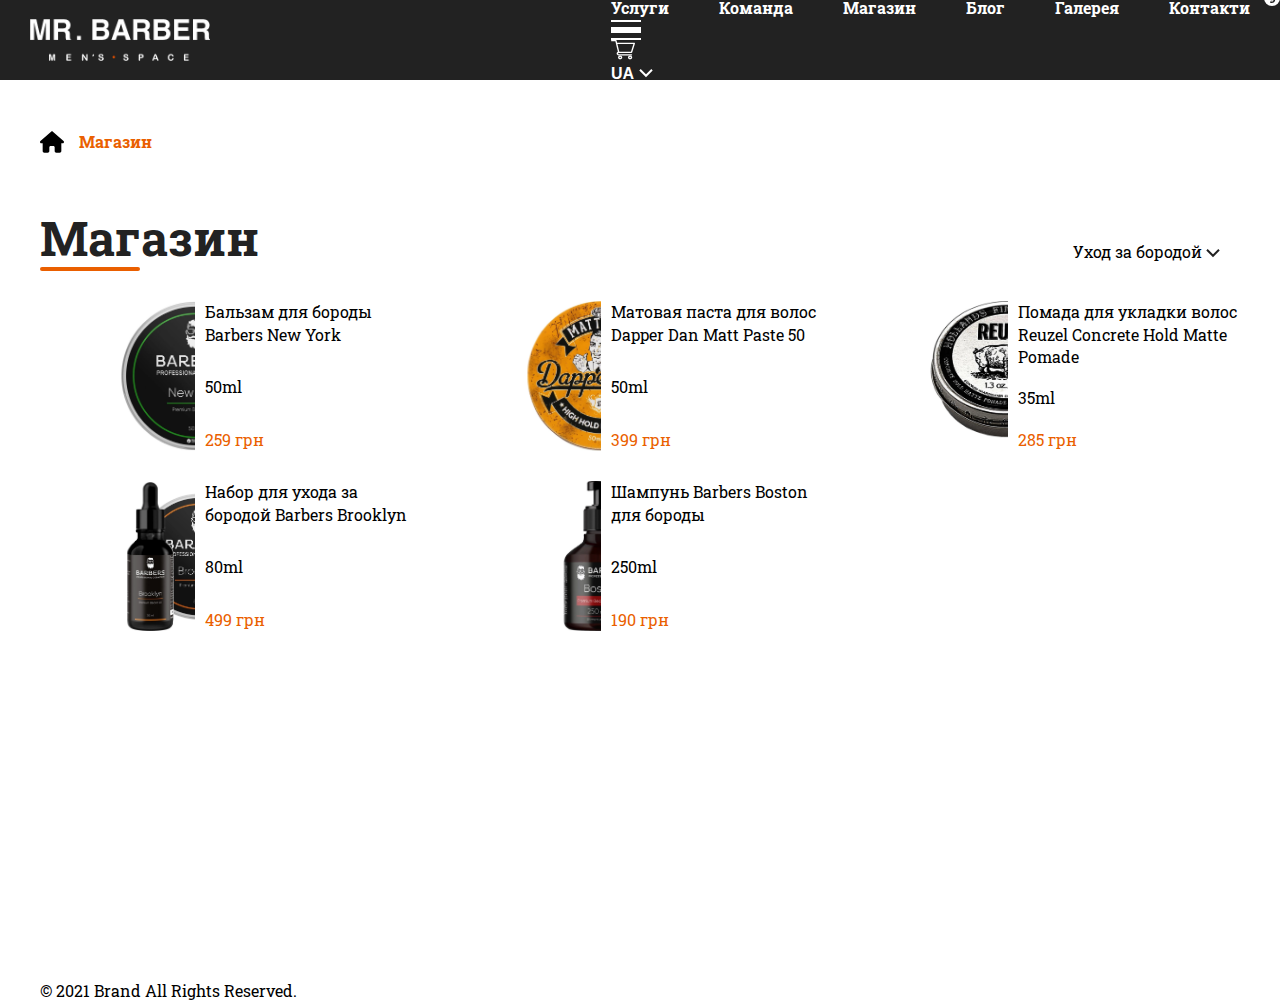
<file: store-list.html>
<!DOCTYPE html>
<html lang="en">

<head>
    <meta charset="UTF-8">
    <meta http-equiv="X-UA-Compatible" content="IE=edge">
    <meta name="viewport" content="width=device-width, initial-scale=1.0">
    <title>MR. BARBER | MEN'S SPACE</title>

    <link rel="preconnect" href="https://fonts.googleapis.com">
    <link rel="preconnect" href="https://fonts.gstatic.com" crossorigin>
    <link href="https://fonts.googleapis.com/css2?family=Roboto+Slab:wght@400;700&display=swap" rel="stylesheet">

    <link rel="icon" type="image/png" href="/assets/images/header/favicon.png" />
    <link rel="stylesheet" href="assets/css/style.css">
</head>

<body>
    <header class="header header--black">
        <div class="header__wrapper">
            <a href="/" class="header__logo--link">
                <img class="header__logo--img" src="assets/images/header/logo-white.png" alt="logo">
            </a>
            <div class="header__info">
                <nav class="navigation">
                    <ul class="navigation__list">
                        <li class="navigation__item">
                            <a href="services.html" class="navigation__link">Услуги</a>
                        </li>
                        <li class="navigation__item">
                            <a href="team.html" class="navigation__link">Команда</a>
                        </li>
                        <li class="navigation__item">
                            <a href="store.html" class="navigation__link">Магазин</a>
                        </li>
                        <li class="navigation__item">
                            <a href="blog.html" class="navigation__link">Блог</a>
                        </li>
                        <li class="navigation__item">
                            <a href="gallery.html" class="navigation__link">Галерея</a>
                        </li>
                        <li class="navigation__item">
                            <a href="contacts.html" class="navigation__link">Контакти</a>
                        </li>
                    </ul>
                </nav>
                <button class="header__burger">
                    <span class="scissors handle__right"></span>
                    <span class="scissors"></span>
                    <span class="scissors handle__left"></span>
                </button>
                <a href="#" class="header__cart">
                    <svg xmlns="http://www.w3.org/2000/svg" width="24" height="20" viewBox="0 0 24 20" fill="none">
                        <path
                            d="M7.73254 12.9152H7.73364L7.73639 12.915H20.4844C20.7982 12.915 21.0742 12.7249 21.1604 12.4495L23.9729 3.46138C24.0335 3.26763 23.991 3.05931 23.8583 2.89848C23.7253 2.73764 23.5175 2.64301 23.2969 2.64301H6.11096L5.60834 0.577737C5.53674 0.283993 5.25146 0.0750008 4.92188 0.0750008H0.703125C0.314758 0.0750008 0 0.362398 0 0.717007C0 1.07162 0.314758 1.35901 0.703125 1.35901H4.35791C4.4469 1.72498 6.76318 11.2424 6.89648 11.7899C6.14923 12.0865 5.625 12.7667 5.625 13.5571C5.625 14.619 6.57129 15.483 7.73438 15.483H20.4844C20.8727 15.483 21.1875 15.1957 21.1875 14.8411C21.1875 14.4864 20.8727 14.1991 20.4844 14.1991H7.73438C7.34674 14.1991 7.03125 13.911 7.03125 13.5571C7.03125 13.2036 7.34564 12.916 7.73254 12.9152ZM22.3647 3.92704L19.9539 11.6311H8.29834L6.42334 3.92704H22.3647Z"
                            fill="white" />
                        <path
                            d="M7.03125 17.4091C7.03125 18.4711 7.97754 19.335 9.14062 19.335C10.3037 19.335 11.25 18.4711 11.25 17.4091C11.25 16.3471 10.3037 15.483 9.14062 15.483C7.97754 15.483 7.03125 16.3471 7.03125 17.4091ZM9.14062 16.767C9.52826 16.767 9.84375 17.0551 9.84375 17.4091C9.84375 17.763 9.52826 18.051 9.14062 18.051C8.75299 18.051 8.4375 17.763 8.4375 17.4091C8.4375 17.0551 8.75299 16.767 9.14062 16.767Z"
                            fill="white" />
                        <path
                            d="M16.9688 17.4091C16.9688 18.4711 17.915 19.335 19.0781 19.335C20.2412 19.335 21.1875 18.4711 21.1875 17.4091C21.1875 16.3471 20.2412 15.483 19.0781 15.483C17.915 15.483 16.9688 16.3471 16.9688 17.4091ZM19.0781 16.767C19.4658 16.767 19.7812 17.0551 19.7812 17.4091C19.7812 17.763 19.4658 18.051 19.0781 18.051C18.6905 18.051 18.375 17.763 18.375 17.4091C18.375 17.0551 18.6905 16.767 19.0781 16.767Z"
                            fill="white" />
                    </svg>
                    <span class="header__cart--num">9</span>
                </a>
                <div class="header__lang">
                    <button class="header__lang--switch">
                        UA
                        <svg xmlns="http://www.w3.org/2000/svg" width="14" height="9" viewBox="0 0 14 9" fill="none">
                            <path d="M1 0.816002L7 6.816L13 0.816002" stroke="white" stroke-width="2" />
                        </svg>
                    </button>
                    <ul class="header__lang--list">
                        <li class="header__lang--item">
                            <a class="header__lang--link" href="#">UA</a>
                        </li>
                        <li class="header__lang--item">
                            <a class="header__lang--link" href="#">EN</a>
                        </li>
                        <li class="header__lang--item">
                            <a class="header__lang--link" href="#">RU</a>
                        </li>
                    </ul>
                </div>
            </div>
        </div>
    </header>
    <main class="main">
        <section class="breadcrumbs">
            <div class="container">
                <ul class="breadcrumbs__list">
                    <li>
                        <a href="index.html"><svg xmlns="http://www.w3.org/2000/svg" height="1em"
                                viewBox="0 0 576 512"><!--! Font Awesome Free 6.4.2 by @fontawesome - https://fontawesome.com License - https://fontawesome.com/license (Commercial License) Copyright 2023 Fonticons, Inc. -->
                                <path
                                    d="M575.8 255.5c0 18-15 32.1-32 32.1h-32l.7 160.2c0 2.7-.2 5.4-.5 8.1V472c0 22.1-17.9 40-40 40H456c-1.1 0-2.2 0-3.3-.1c-1.4 .1-2.8 .1-4.2 .1H416 392c-22.1 0-40-17.9-40-40V448 384c0-17.7-14.3-32-32-32H256c-17.7 0-32 14.3-32 32v64 24c0 22.1-17.9 40-40 40H160 128.1c-1.5 0-3-.1-4.5-.2c-1.2 .1-2.4 .2-3.6 .2H104c-22.1 0-40-17.9-40-40V360c0-.9 0-1.9 .1-2.8V287.6H32c-18 0-32-14-32-32.1c0-9 3-17 10-24L266.4 8c7-7 15-8 22-8s15 2 21 7L564.8 231.5c8 7 12 15 11 24z" />
                            </svg></a>
                    </li>
                    <li>
                        <span>Магазин</span>
                    </li>
                </ul>
            </div>
        </section>
        <section class="store">
            <div class="container">
                <div class="store__wrapper">
                    <h1 class="section__title">Магазин</h1>
                    <div class="filter">
                        <span>
                            Уход за бородой
                            <svg xmlns="http://www.w3.org/2000/svg" width="14" height="9" viewBox="0 0 14 9"
                                fill="none">
                                <path d="M1 0.816002L7 6.816L13 0.816002" stroke="white" stroke-width="2"></path>
                            </svg>
                        </span>
                        <ul class="filter__list">
                            <li class="filter__item">Уход за бородой</li>
                            <li class="filter__item">Укладка волос</li>
                            <li class="filter__item">Укладка волос</li>
                            <li class="filter__item">Для тела</li>
                        </ul>
                    </div>
                </div>

                <ul class="product__list">
                    <li class="product__item">
                        <a href="/store-single.html" class="product__link">
                            <img src="assets/images/store/category/12419291.webp" alt="">
                            <div class="product__desc">
                                <h3 class="product__name">Бальзам для бороды Barbers New York</h3>
                                <span class="product__size">50ml</span>
                                <span class="product__price">259 грн</span>
                            </div>
                        </a>
                    </li>
                    <li class="product__item">
                        <a href="/store-single.html" class="product__link">
                            <img src="assets/images/store/category/247849443.webp" alt="">
                            <div class="product__desc">
                                <h3 class="product__name">Матовая паста для волос Dapper Dan Matt Paste 50</h3>
                                <span class="product__size">50ml</span>
                                <span class="product__price">399 грн</span>
                            </div>
                        </a>
                    </li>
                    <li class="product__item">
                        <a href="/store-single.html" class="product__link">
                            <img src="assets/images/store/category/251808276.webp" alt="">
                            <div class="product__desc">
                                <h3 class="product__name">Помада для укладки волос Reuzel Concrete Hold Matte Pomade
                                </h3>
                                <span class="product__size">35ml</span>
                                <span class="product__price">285 грн</span>
                            </div>
                        </a>
                    </li>
                    <li class="product__item">
                        <a href="/store-single.html" class="product__link">
                            <img src="assets/images/store/category/339089528.webp" alt="">
                            <div class="product__desc">
                                <h3 class="product__name">Набор для ухода за бородой Barbers Brooklyn</h3>
                                <span class="product__size">80ml</span>
                                <span class="product__price">499 грн</span>
                            </div>
                        </a>
                    </li>
                    <li class="product__item">
                        <a href="/store-single.html" class="product__link">
                            <img src="assets/images/store/category/9117088.webp" alt="">
                            <div class="product__desc">
                                <h3 class="product__name">Шампунь Barbers Boston для бороды</h3>
                                <span class="product__size">250ml</span>
                                <span class="product__price">190 грн</span>
                            </div>
                        </a>
                    </li>
                </ul>
            </div>
        </section>

    </main>
    <footer class="footer">
        <div class="container">
            <div class="footer_wrapper">
                <p class="footer_copy">© 2021 Brand All Rights Reserved.</p>
            </div>
        </div>
    </footer>

    <script src="https://ajax.googleapis.com/ajax/libs/jquery/3.6.0/jquery.min.js"></script>
    <script src="assets/js/script.js"></script>
</body>

</html>
</file>
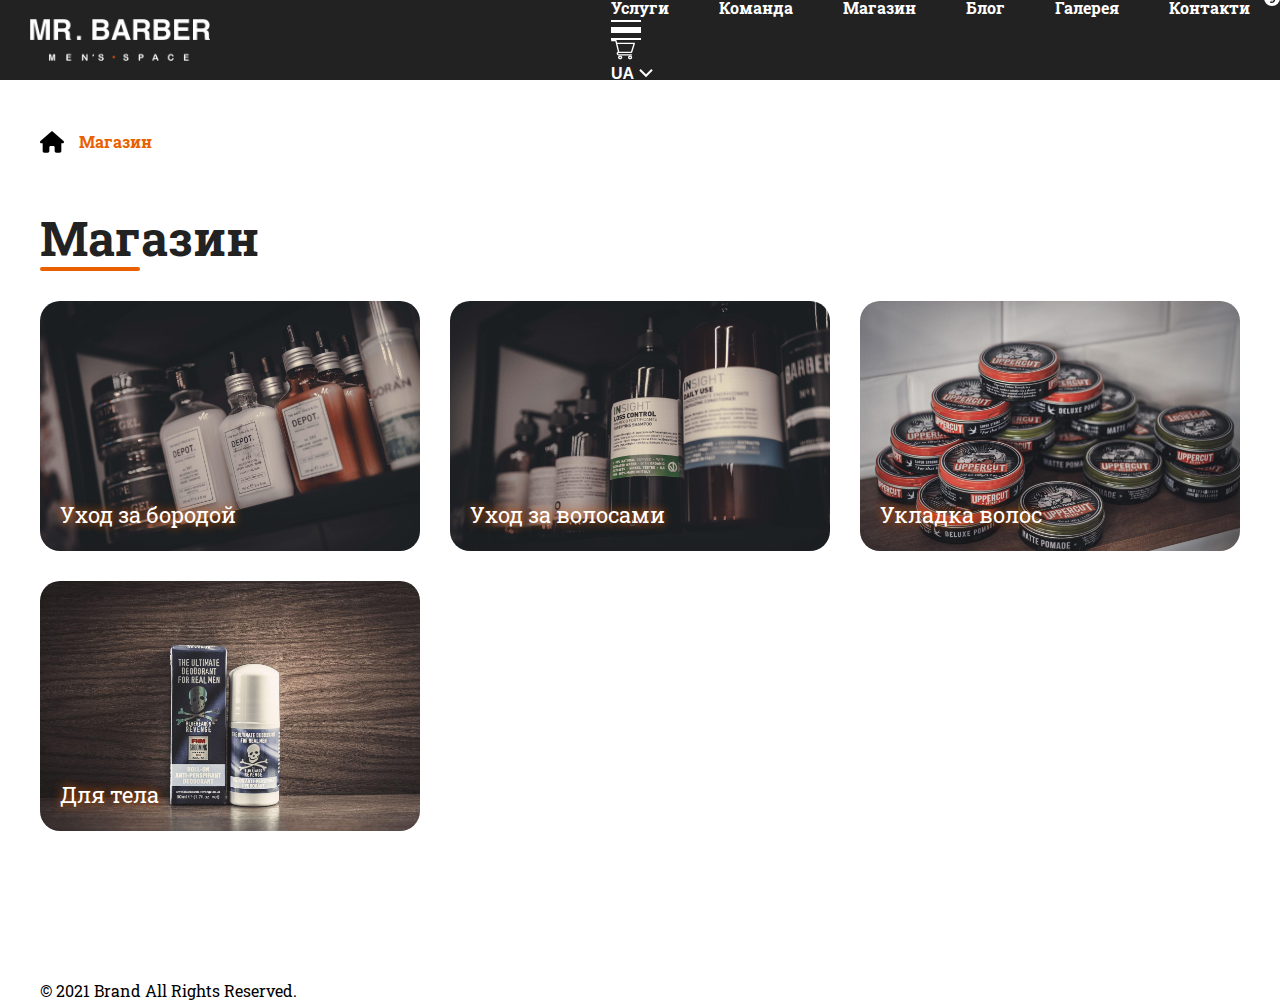
<file: store.html>
<!DOCTYPE html>
<html lang="en">

<head>
    <meta charset="UTF-8">
    <meta http-equiv="X-UA-Compatible" content="IE=edge">
    <meta name="viewport" content="width=device-width, initial-scale=1.0">
    <title>MR. BARBER | MEN'S SPACE</title>

    <link rel="preconnect" href="https://fonts.googleapis.com">
    <link rel="preconnect" href="https://fonts.gstatic.com" crossorigin>
    <link href="https://fonts.googleapis.com/css2?family=Roboto+Slab:wght@400;700&display=swap" rel="stylesheet">

    <link rel="icon" type="image/png" href="/assets/images/header/favicon.png" />
    <link rel="stylesheet" href="assets/css/style.css">
</head>

<body>
    <header class="header header--black">
        <div class="header__wrapper">
            <a href="/" class="header__logo--link">
                <img class="header__logo--img" src="assets/images/header/logo-white.png" alt="logo">
            </a>
            <div class="header__info">
                <nav class="navigation">
                    <ul class="navigation__list">
                        <li class="navigation__item">
                            <a href="services.html" class="navigation__link">Услуги</a>
                        </li>
                        <li class="navigation__item">
                            <a href="team.html" class="navigation__link">Команда</a>
                        </li>
                        <li class="navigation__item">
                            <a href="store.html" class="navigation__link">Магазин</a>
                        </li>
                        <li class="navigation__item">
                            <a href="blog.html" class="navigation__link">Блог</a>
                        </li>
                        <li class="navigation__item">
                            <a href="gallery.html" class="navigation__link">Галерея</a>
                        </li>
                        <li class="navigation__item">
                            <a href="contacts.html" class="navigation__link">Контакти</a>
                        </li>
                    </ul>
                </nav>
                <button class="header__burger">
                    <span class="scissors handle__right"></span>
                    <span class="scissors"></span>
                    <span class="scissors handle__left"></span>
                </button>
                <a href="#" class="header__cart">
                    <svg xmlns="http://www.w3.org/2000/svg" width="24" height="20" viewBox="0 0 24 20" fill="none">
                        <path
                            d="M7.73254 12.9152H7.73364L7.73639 12.915H20.4844C20.7982 12.915 21.0742 12.7249 21.1604 12.4495L23.9729 3.46138C24.0335 3.26763 23.991 3.05931 23.8583 2.89848C23.7253 2.73764 23.5175 2.64301 23.2969 2.64301H6.11096L5.60834 0.577737C5.53674 0.283993 5.25146 0.0750008 4.92188 0.0750008H0.703125C0.314758 0.0750008 0 0.362398 0 0.717007C0 1.07162 0.314758 1.35901 0.703125 1.35901H4.35791C4.4469 1.72498 6.76318 11.2424 6.89648 11.7899C6.14923 12.0865 5.625 12.7667 5.625 13.5571C5.625 14.619 6.57129 15.483 7.73438 15.483H20.4844C20.8727 15.483 21.1875 15.1957 21.1875 14.8411C21.1875 14.4864 20.8727 14.1991 20.4844 14.1991H7.73438C7.34674 14.1991 7.03125 13.911 7.03125 13.5571C7.03125 13.2036 7.34564 12.916 7.73254 12.9152ZM22.3647 3.92704L19.9539 11.6311H8.29834L6.42334 3.92704H22.3647Z"
                            fill="white" />
                        <path
                            d="M7.03125 17.4091C7.03125 18.4711 7.97754 19.335 9.14062 19.335C10.3037 19.335 11.25 18.4711 11.25 17.4091C11.25 16.3471 10.3037 15.483 9.14062 15.483C7.97754 15.483 7.03125 16.3471 7.03125 17.4091ZM9.14062 16.767C9.52826 16.767 9.84375 17.0551 9.84375 17.4091C9.84375 17.763 9.52826 18.051 9.14062 18.051C8.75299 18.051 8.4375 17.763 8.4375 17.4091C8.4375 17.0551 8.75299 16.767 9.14062 16.767Z"
                            fill="white" />
                        <path
                            d="M16.9688 17.4091C16.9688 18.4711 17.915 19.335 19.0781 19.335C20.2412 19.335 21.1875 18.4711 21.1875 17.4091C21.1875 16.3471 20.2412 15.483 19.0781 15.483C17.915 15.483 16.9688 16.3471 16.9688 17.4091ZM19.0781 16.767C19.4658 16.767 19.7812 17.0551 19.7812 17.4091C19.7812 17.763 19.4658 18.051 19.0781 18.051C18.6905 18.051 18.375 17.763 18.375 17.4091C18.375 17.0551 18.6905 16.767 19.0781 16.767Z"
                            fill="white" />
                    </svg>
                    <span class="header__cart--num">9</span>
                </a>
                <div class="header__lang">
                    <button class="header__lang--switch">
                        UA
                        <svg xmlns="http://www.w3.org/2000/svg" width="14" height="9" viewBox="0 0 14 9" fill="none">
                            <path d="M1 0.816002L7 6.816L13 0.816002" stroke="white" stroke-width="2" />
                        </svg>
                    </button>
                    <ul class="header__lang--list">
                        <li class="header__lang--item">
                            <a class="header__lang--link" href="#">UA</a>
                        </li>
                        <li class="header__lang--item">
                            <a class="header__lang--link" href="#">EN</a>
                        </li>
                        <li class="header__lang--item">
                            <a class="header__lang--link" href="#">RU</a>
                        </li>
                    </ul>
                </div>
            </div>
        </div>
    </header>
    <main class="main">
        <section class="breadcrumbs">
            <div class="container">
                <ul class="breadcrumbs__list">
                    <li>
                        <a href="index.html"><svg xmlns="http://www.w3.org/2000/svg" height="1em"
                                viewBox="0 0 576 512"><!--! Font Awesome Free 6.4.2 by @fontawesome - https://fontawesome.com License - https://fontawesome.com/license (Commercial License) Copyright 2023 Fonticons, Inc. -->
                                <path
                                    d="M575.8 255.5c0 18-15 32.1-32 32.1h-32l.7 160.2c0 2.7-.2 5.4-.5 8.1V472c0 22.1-17.9 40-40 40H456c-1.1 0-2.2 0-3.3-.1c-1.4 .1-2.8 .1-4.2 .1H416 392c-22.1 0-40-17.9-40-40V448 384c0-17.7-14.3-32-32-32H256c-17.7 0-32 14.3-32 32v64 24c0 22.1-17.9 40-40 40H160 128.1c-1.5 0-3-.1-4.5-.2c-1.2 .1-2.4 .2-3.6 .2H104c-22.1 0-40-17.9-40-40V360c0-.9 0-1.9 .1-2.8V287.6H32c-18 0-32-14-32-32.1c0-9 3-17 10-24L266.4 8c7-7 15-8 22-8s15 2 21 7L564.8 231.5c8 7 12 15 11 24z" />
                            </svg>
                        </a>
                    </li>
                    <li>
                        <span>Магазин</span>
                    </li>
                </ul>
            </div>
        </section>
        <section class="store">
            <div class="container">
                <h1 class="section__title">Магазин</h1>
                <ul class="team__list">
                    <li class="team__item">
                        <img src="assets/images/store/beard.jpg" alt="">
                        <div class="team__desc">
                            <h3 class="barber__name">Уход за бородой</h3>
                        </div>
                        <a href="/store-list.html" class="button">Подробнее</a>
                    </li>
                    <li class="team__item">
                        <img src="assets/images/store/hair.jpg" alt="">
                        <div class="team__desc">
                            <h3 class="barber__name">Уход за волосами</h3>
                        </div>
                        <a href="/store-list.html" class="button">Подробнее</a>
                    </li>
                    <li class="team__item">
                        <img src="assets/images/gallery/hair2.jpg" alt="">
                        <div class="team__desc">
                            <h3 class="barber__name">Укладка волос</h3>
                        </div>
                        <a href="/store-list.html" class="button">Подробнее</a>
                    </li>
                    <li class="team__item">
                        <img src="assets/images/gallery/body.jpg" alt="">
                        <div class="team__desc">
                            <h3 class="barber__name">Для тела</h3>
                        </div>
                        <a href="/store-list.html" class="button">Подробнее</a>
                    </li>
                </ul>
            </div>
        </section>

    </main>
    <footer class="footer">
        <div class="container">
            <div class="footer_wrapper">
                <p class="footer_copy">© 2021 Brand All Rights Reserved.</p>
            </div>
        </div>
    </footer>

    <script src="https://ajax.googleapis.com/ajax/libs/jquery/3.6.0/jquery.min.js"></script>
    <script src="assets/js/script.js"></script>
</body>

</html>
</file>
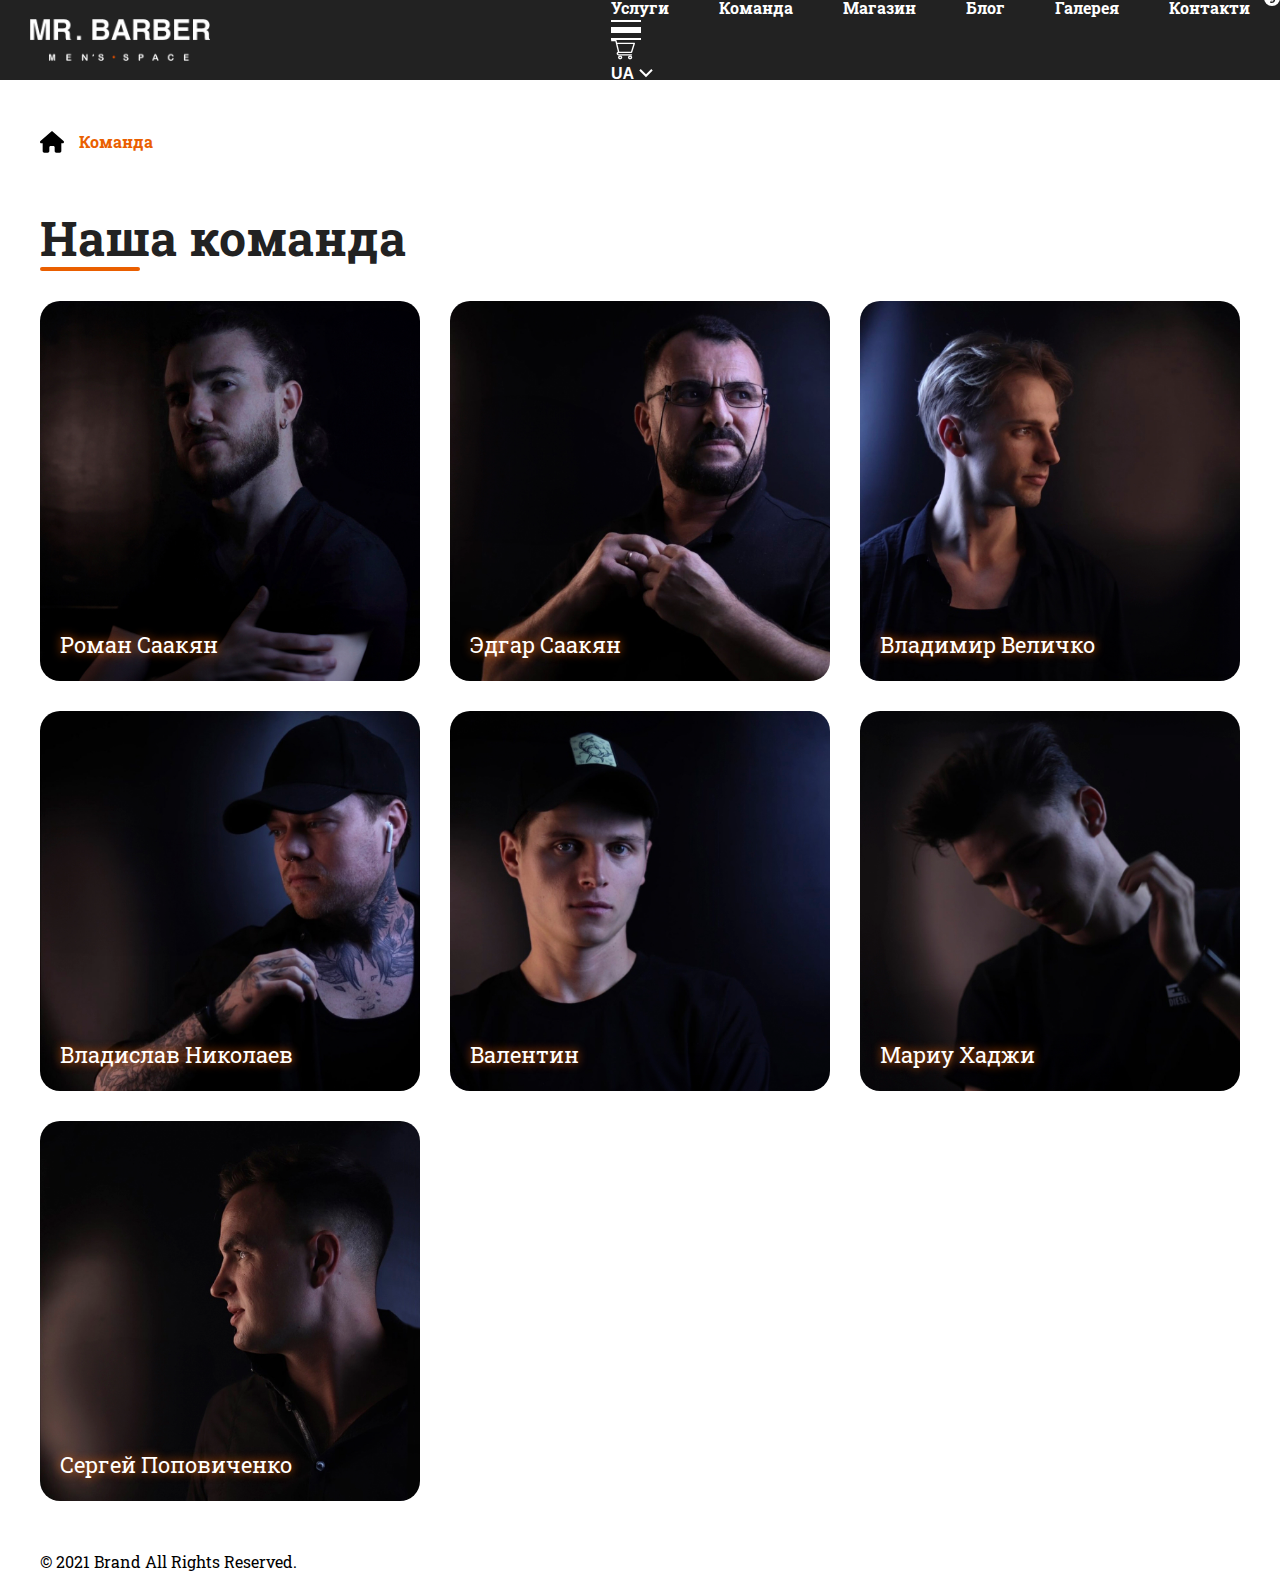
<file: team.html>
<!DOCTYPE html>
<html lang="en">

<head>
    <meta charset="UTF-8">
    <meta http-equiv="X-UA-Compatible" content="IE=edge">
    <meta name="viewport" content="width=device-width, initial-scale=1.0">
    <title>MR. BARBER | MEN'S SPACE</title>

    <link rel="preconnect" href="https://fonts.googleapis.com">
    <link rel="preconnect" href="https://fonts.gstatic.com" crossorigin>
    <link href="https://fonts.googleapis.com/css2?family=Roboto+Slab:wght@400;700&display=swap" rel="stylesheet">

    <link rel="icon" type="image/png" href="/assets/images/header/favicon.png" />
    <link rel="stylesheet" href="assets/css/style.css">
</head>

<body>
    <header class="header header--black">
        <div class="header__wrapper">
            <a href="/" class="header__logo--link">
                <img class="header__logo--img" src="assets/images/header/logo-white.png" alt="logo">
            </a>
            <div class="header__info">
                <nav class="navigation">
                    <ul class="navigation__list">
                        <li class="navigation__item">
                            <a href="services.html" class="navigation__link">Услуги</a>
                        </li>
                        <li class="navigation__item">
                            <a href="team.html" class="navigation__link">Команда</a>
                        </li>
                        <li class="navigation__item">
                            <a href="store.html" class="navigation__link">Магазин</a>
                        </li>
                        <li class="navigation__item">
                            <a href="blog.html" class="navigation__link">Блог</a>
                        </li>
                        <li class="navigation__item">
                            <a href="gallery.html" class="navigation__link">Галерея</a>
                        </li>
                        <li class="navigation__item">
                            <a href="contacts.html" class="navigation__link">Контакти</a>
                        </li>
                    </ul>
                </nav>
                <button class="header__burger">
                    <span class="scissors handle__right"></span>
                    <span class="scissors"></span>
                    <span class="scissors handle__left"></span>
                </button>
                <a href="#" class="header__cart">
                    <svg xmlns="http://www.w3.org/2000/svg" width="24" height="20" viewBox="0 0 24 20" fill="none">
                        <path
                            d="M7.73254 12.9152H7.73364L7.73639 12.915H20.4844C20.7982 12.915 21.0742 12.7249 21.1604 12.4495L23.9729 3.46138C24.0335 3.26763 23.991 3.05931 23.8583 2.89848C23.7253 2.73764 23.5175 2.64301 23.2969 2.64301H6.11096L5.60834 0.577737C5.53674 0.283993 5.25146 0.0750008 4.92188 0.0750008H0.703125C0.314758 0.0750008 0 0.362398 0 0.717007C0 1.07162 0.314758 1.35901 0.703125 1.35901H4.35791C4.4469 1.72498 6.76318 11.2424 6.89648 11.7899C6.14923 12.0865 5.625 12.7667 5.625 13.5571C5.625 14.619 6.57129 15.483 7.73438 15.483H20.4844C20.8727 15.483 21.1875 15.1957 21.1875 14.8411C21.1875 14.4864 20.8727 14.1991 20.4844 14.1991H7.73438C7.34674 14.1991 7.03125 13.911 7.03125 13.5571C7.03125 13.2036 7.34564 12.916 7.73254 12.9152ZM22.3647 3.92704L19.9539 11.6311H8.29834L6.42334 3.92704H22.3647Z"
                            fill="white" />
                        <path
                            d="M7.03125 17.4091C7.03125 18.4711 7.97754 19.335 9.14062 19.335C10.3037 19.335 11.25 18.4711 11.25 17.4091C11.25 16.3471 10.3037 15.483 9.14062 15.483C7.97754 15.483 7.03125 16.3471 7.03125 17.4091ZM9.14062 16.767C9.52826 16.767 9.84375 17.0551 9.84375 17.4091C9.84375 17.763 9.52826 18.051 9.14062 18.051C8.75299 18.051 8.4375 17.763 8.4375 17.4091C8.4375 17.0551 8.75299 16.767 9.14062 16.767Z"
                            fill="white" />
                        <path
                            d="M16.9688 17.4091C16.9688 18.4711 17.915 19.335 19.0781 19.335C20.2412 19.335 21.1875 18.4711 21.1875 17.4091C21.1875 16.3471 20.2412 15.483 19.0781 15.483C17.915 15.483 16.9688 16.3471 16.9688 17.4091ZM19.0781 16.767C19.4658 16.767 19.7812 17.0551 19.7812 17.4091C19.7812 17.763 19.4658 18.051 19.0781 18.051C18.6905 18.051 18.375 17.763 18.375 17.4091C18.375 17.0551 18.6905 16.767 19.0781 16.767Z"
                            fill="white" />
                    </svg>
                    <span class="header__cart--num">9</span>
                </a>
                <div class="header__lang">
                    <button class="header__lang--switch">
                        UA
                        <svg xmlns="http://www.w3.org/2000/svg" width="14" height="9" viewBox="0 0 14 9" fill="none">
                            <path d="M1 0.816002L7 6.816L13 0.816002" stroke="white" stroke-width="2" />
                        </svg>
                    </button>
                    <ul class="header__lang--list">
                        <li class="header__lang--item">
                            <a class="header__lang--link" href="#">UA</a>
                        </li>
                        <li class="header__lang--item">
                            <a class="header__lang--link" href="#">EN</a>
                        </li>
                        <li class="header__lang--item">
                            <a class="header__lang--link" href="#">RU</a>
                        </li>
                    </ul>
                </div>
            </div>
        </div>
    </header>
    <main class="main">
        <section class="breadcrumbs">
            <div class="container">
                <ul class="breadcrumbs__list">
                    <li>
                        <a href="index.html"><svg xmlns="http://www.w3.org/2000/svg" height="1em"
                                viewBox="0 0 576 512"><!--! Font Awesome Free 6.4.2 by @fontawesome - https://fontawesome.com License - https://fontawesome.com/license (Commercial License) Copyright 2023 Fonticons, Inc. -->
                                <path
                                    d="M575.8 255.5c0 18-15 32.1-32 32.1h-32l.7 160.2c0 2.7-.2 5.4-.5 8.1V472c0 22.1-17.9 40-40 40H456c-1.1 0-2.2 0-3.3-.1c-1.4 .1-2.8 .1-4.2 .1H416 392c-22.1 0-40-17.9-40-40V448 384c0-17.7-14.3-32-32-32H256c-17.7 0-32 14.3-32 32v64 24c0 22.1-17.9 40-40 40H160 128.1c-1.5 0-3-.1-4.5-.2c-1.2 .1-2.4 .2-3.6 .2H104c-22.1 0-40-17.9-40-40V360c0-.9 0-1.9 .1-2.8V287.6H32c-18 0-32-14-32-32.1c0-9 3-17 10-24L266.4 8c7-7 15-8 22-8s15 2 21 7L564.8 231.5c8 7 12 15 11 24z" />
                            </svg></a>
                    </li>
                    <li>
                        <span>Команда</span>
                    </li>
                </ul>
            </div>
        </section>
        <section class="team">
            <div class="container">
                <h1 class="section__title">Наша команда</h1>
                <ul class="team__list">
                    <li class="team__item">
                        <img src="assets/images/barbers/roman.jpg" alt="">
                        <div class="team__desc">
                            <h3 class="barber__name">Роман Саакян</h3>
                            <a href="https://www.instagram.com/mr.barber.izmail/" class="social__link" target="_blank">
                                <svg xmlns="http://www.w3.org/2000/svg"
                                    viewBox="0 0 448 512"><!--! Font Awesome Pro 6.4.2 by @fontawesome - https://fontawesome.com License - https://fontawesome.com/license (Commercial License) Copyright 2023 Fonticons, Inc. -->
                                    <path
                                        d="M224.1 141c-63.6 0-114.9 51.3-114.9 114.9s51.3 114.9 114.9 114.9S339 319.5 339 255.9 287.7 141 224.1 141zm0 189.6c-41.1 0-74.7-33.5-74.7-74.7s33.5-74.7 74.7-74.7 74.7 33.5 74.7 74.7-33.6 74.7-74.7 74.7zm146.4-194.3c0 14.9-12 26.8-26.8 26.8-14.9 0-26.8-12-26.8-26.8s12-26.8 26.8-26.8 26.8 12 26.8 26.8zm76.1 27.2c-1.7-35.9-9.9-67.7-36.2-93.9-26.2-26.2-58-34.4-93.9-36.2-37-2.1-147.9-2.1-184.9 0-35.8 1.7-67.6 9.9-93.9 36.1s-34.4 58-36.2 93.9c-2.1 37-2.1 147.9 0 184.9 1.7 35.9 9.9 67.7 36.2 93.9s58 34.4 93.9 36.2c37 2.1 147.9 2.1 184.9 0 35.9-1.7 67.7-9.9 93.9-36.2 26.2-26.2 34.4-58 36.2-93.9 2.1-37 2.1-147.8 0-184.8zM398.8 388c-7.8 19.6-22.9 34.7-42.6 42.6-29.5 11.7-99.5 9-132.1 9s-102.7 2.6-132.1-9c-19.6-7.8-34.7-22.9-42.6-42.6-11.7-29.5-9-99.5-9-132.1s-2.6-102.7 9-132.1c7.8-19.6 22.9-34.7 42.6-42.6 29.5-11.7 99.5-9 132.1-9s102.7-2.6 132.1 9c19.6 7.8 34.7 22.9 42.6 42.6 11.7 29.5 9 99.5 9 132.1s2.7 102.7-9 132.1z" />
                                </svg>
                            </a>
                        </div>
                        <a href="/team-single.html" class="button">Подробнее</a>
                    </li>
                    <li class="team__item">
                        <img src="assets/images/barbers/yedgar.jpg" alt="">
                        <div class="team__desc">
                            <h3 class="barber__name">Эдгар Саакян</h3>
                            <a href="https://www.instagram.com/edgaaar1973/" class="social__link" target="_blank">
                                <svg xmlns="http://www.w3.org/2000/svg"
                                    viewBox="0 0 448 512"><!--! Font Awesome Pro 6.4.2 by @fontawesome - https://fontawesome.com License - https://fontawesome.com/license (Commercial License) Copyright 2023 Fonticons, Inc. -->
                                    <path
                                        d="M224.1 141c-63.6 0-114.9 51.3-114.9 114.9s51.3 114.9 114.9 114.9S339 319.5 339 255.9 287.7 141 224.1 141zm0 189.6c-41.1 0-74.7-33.5-74.7-74.7s33.5-74.7 74.7-74.7 74.7 33.5 74.7 74.7-33.6 74.7-74.7 74.7zm146.4-194.3c0 14.9-12 26.8-26.8 26.8-14.9 0-26.8-12-26.8-26.8s12-26.8 26.8-26.8 26.8 12 26.8 26.8zm76.1 27.2c-1.7-35.9-9.9-67.7-36.2-93.9-26.2-26.2-58-34.4-93.9-36.2-37-2.1-147.9-2.1-184.9 0-35.8 1.7-67.6 9.9-93.9 36.1s-34.4 58-36.2 93.9c-2.1 37-2.1 147.9 0 184.9 1.7 35.9 9.9 67.7 36.2 93.9s58 34.4 93.9 36.2c37 2.1 147.9 2.1 184.9 0 35.9-1.7 67.7-9.9 93.9-36.2 26.2-26.2 34.4-58 36.2-93.9 2.1-37 2.1-147.8 0-184.8zM398.8 388c-7.8 19.6-22.9 34.7-42.6 42.6-29.5 11.7-99.5 9-132.1 9s-102.7 2.6-132.1-9c-19.6-7.8-34.7-22.9-42.6-42.6-11.7-29.5-9-99.5-9-132.1s-2.6-102.7 9-132.1c7.8-19.6 22.9-34.7 42.6-42.6 29.5-11.7 99.5-9 132.1-9s102.7-2.6 132.1 9c19.6 7.8 34.7 22.9 42.6 42.6 11.7 29.5 9 99.5 9 132.1s2.7 102.7-9 132.1z" />
                                </svg>
                            </a>
                        </div>
                        <a href="/team-single.html" class="button">Подробнее</a>
                    </li>
                    <li class="team__item">
                        <img src="assets/images/barbers/vladimyr.jpg" alt="">
                        <div class="team__desc">
                            <h3 class="barber__name">Владимир Величко</h3>
                            <a href="https://www.instagram.com/agent.barberio/" class="social__link" target="_blank">
                                <svg xmlns="http://www.w3.org/2000/svg"
                                    viewBox="0 0 448 512"><!--! Font Awesome Pro 6.4.2 by @fontawesome - https://fontawesome.com License - https://fontawesome.com/license (Commercial License) Copyright 2023 Fonticons, Inc. -->
                                    <path
                                        d="M224.1 141c-63.6 0-114.9 51.3-114.9 114.9s51.3 114.9 114.9 114.9S339 319.5 339 255.9 287.7 141 224.1 141zm0 189.6c-41.1 0-74.7-33.5-74.7-74.7s33.5-74.7 74.7-74.7 74.7 33.5 74.7 74.7-33.6 74.7-74.7 74.7zm146.4-194.3c0 14.9-12 26.8-26.8 26.8-14.9 0-26.8-12-26.8-26.8s12-26.8 26.8-26.8 26.8 12 26.8 26.8zm76.1 27.2c-1.7-35.9-9.9-67.7-36.2-93.9-26.2-26.2-58-34.4-93.9-36.2-37-2.1-147.9-2.1-184.9 0-35.8 1.7-67.6 9.9-93.9 36.1s-34.4 58-36.2 93.9c-2.1 37-2.1 147.9 0 184.9 1.7 35.9 9.9 67.7 36.2 93.9s58 34.4 93.9 36.2c37 2.1 147.9 2.1 184.9 0 35.9-1.7 67.7-9.9 93.9-36.2 26.2-26.2 34.4-58 36.2-93.9 2.1-37 2.1-147.8 0-184.8zM398.8 388c-7.8 19.6-22.9 34.7-42.6 42.6-29.5 11.7-99.5 9-132.1 9s-102.7 2.6-132.1-9c-19.6-7.8-34.7-22.9-42.6-42.6-11.7-29.5-9-99.5-9-132.1s-2.6-102.7 9-132.1c7.8-19.6 22.9-34.7 42.6-42.6 29.5-11.7 99.5-9 132.1-9s102.7-2.6 132.1 9c19.6 7.8 34.7 22.9 42.6 42.6 11.7 29.5 9 99.5 9 132.1s2.7 102.7-9 132.1z" />
                                </svg>
                            </a>
                        </div>
                        <a href="/team-single.html" class="button">Подробнее</a>
                    </li>
                    <li class="team__item">
                        <img src="assets/images/barbers/vlad.jpg" alt="">
                        <div class="team__desc">
                            <h3 class="barber__name">Владислав Николаев</h3>
                            <a href="https://www.instagram.com/nkv_barber/" class="social__link" target="_blank">
                                <svg xmlns="http://www.w3.org/2000/svg"
                                    viewBox="0 0 448 512"><!--! Font Awesome Pro 6.4.2 by @fontawesome - https://fontawesome.com License - https://fontawesome.com/license (Commercial License) Copyright 2023 Fonticons, Inc. -->
                                    <path
                                        d="M224.1 141c-63.6 0-114.9 51.3-114.9 114.9s51.3 114.9 114.9 114.9S339 319.5 339 255.9 287.7 141 224.1 141zm0 189.6c-41.1 0-74.7-33.5-74.7-74.7s33.5-74.7 74.7-74.7 74.7 33.5 74.7 74.7-33.6 74.7-74.7 74.7zm146.4-194.3c0 14.9-12 26.8-26.8 26.8-14.9 0-26.8-12-26.8-26.8s12-26.8 26.8-26.8 26.8 12 26.8 26.8zm76.1 27.2c-1.7-35.9-9.9-67.7-36.2-93.9-26.2-26.2-58-34.4-93.9-36.2-37-2.1-147.9-2.1-184.9 0-35.8 1.7-67.6 9.9-93.9 36.1s-34.4 58-36.2 93.9c-2.1 37-2.1 147.9 0 184.9 1.7 35.9 9.9 67.7 36.2 93.9s58 34.4 93.9 36.2c37 2.1 147.9 2.1 184.9 0 35.9-1.7 67.7-9.9 93.9-36.2 26.2-26.2 34.4-58 36.2-93.9 2.1-37 2.1-147.8 0-184.8zM398.8 388c-7.8 19.6-22.9 34.7-42.6 42.6-29.5 11.7-99.5 9-132.1 9s-102.7 2.6-132.1-9c-19.6-7.8-34.7-22.9-42.6-42.6-11.7-29.5-9-99.5-9-132.1s-2.6-102.7 9-132.1c7.8-19.6 22.9-34.7 42.6-42.6 29.5-11.7 99.5-9 132.1-9s102.7-2.6 132.1 9c19.6 7.8 34.7 22.9 42.6 42.6 11.7 29.5 9 99.5 9 132.1s2.7 102.7-9 132.1z" />
                                </svg>
                            </a>
                        </div>
                        <a href="/team-single.html" class="button">Подробнее</a>
                    </li>
                    <li class="team__item">
                        <img src="assets/images/barbers/valentine.jpg" alt="">
                        <div class="team__desc">
                            <h3 class="barber__name">Валентин</h3>
                            <a href="https://www.instagram.com/mr.barber.izmail/" class="social__link" target="_blank">
                                <svg xmlns="http://www.w3.org/2000/svg"
                                    viewBox="0 0 448 512"><!--! Font Awesome Pro 6.4.2 by @fontawesome - https://fontawesome.com License - https://fontawesome.com/license (Commercial License) Copyright 2023 Fonticons, Inc. -->
                                    <path
                                        d="M224.1 141c-63.6 0-114.9 51.3-114.9 114.9s51.3 114.9 114.9 114.9S339 319.5 339 255.9 287.7 141 224.1 141zm0 189.6c-41.1 0-74.7-33.5-74.7-74.7s33.5-74.7 74.7-74.7 74.7 33.5 74.7 74.7-33.6 74.7-74.7 74.7zm146.4-194.3c0 14.9-12 26.8-26.8 26.8-14.9 0-26.8-12-26.8-26.8s12-26.8 26.8-26.8 26.8 12 26.8 26.8zm76.1 27.2c-1.7-35.9-9.9-67.7-36.2-93.9-26.2-26.2-58-34.4-93.9-36.2-37-2.1-147.9-2.1-184.9 0-35.8 1.7-67.6 9.9-93.9 36.1s-34.4 58-36.2 93.9c-2.1 37-2.1 147.9 0 184.9 1.7 35.9 9.9 67.7 36.2 93.9s58 34.4 93.9 36.2c37 2.1 147.9 2.1 184.9 0 35.9-1.7 67.7-9.9 93.9-36.2 26.2-26.2 34.4-58 36.2-93.9 2.1-37 2.1-147.8 0-184.8zM398.8 388c-7.8 19.6-22.9 34.7-42.6 42.6-29.5 11.7-99.5 9-132.1 9s-102.7 2.6-132.1-9c-19.6-7.8-34.7-22.9-42.6-42.6-11.7-29.5-9-99.5-9-132.1s-2.6-102.7 9-132.1c7.8-19.6 22.9-34.7 42.6-42.6 29.5-11.7 99.5-9 132.1-9s102.7-2.6 132.1 9c19.6 7.8 34.7 22.9 42.6 42.6 11.7 29.5 9 99.5 9 132.1s2.7 102.7-9 132.1z" />
                                </svg>
                            </a>
                        </div>
                        <a href="/team-single.html" class="button">Подробнее</a>
                    </li>
                    <li class="team__item">
                        <img src="assets/images/barbers/mariu.jpg" alt="">
                        <div class="team__desc">
                            <h3 class="barber__name">Мариу Хаджи</h3>
                            <a href="https://www.instagram.com/barber.khd/" class="social__link" target="_blank">
                                <svg xmlns="http://www.w3.org/2000/svg"
                                    viewBox="0 0 448 512"><!--! Font Awesome Pro 6.4.2 by @fontawesome - https://fontawesome.com License - https://fontawesome.com/license (Commercial License) Copyright 2023 Fonticons, Inc. -->
                                    <path
                                        d="M224.1 141c-63.6 0-114.9 51.3-114.9 114.9s51.3 114.9 114.9 114.9S339 319.5 339 255.9 287.7 141 224.1 141zm0 189.6c-41.1 0-74.7-33.5-74.7-74.7s33.5-74.7 74.7-74.7 74.7 33.5 74.7 74.7-33.6 74.7-74.7 74.7zm146.4-194.3c0 14.9-12 26.8-26.8 26.8-14.9 0-26.8-12-26.8-26.8s12-26.8 26.8-26.8 26.8 12 26.8 26.8zm76.1 27.2c-1.7-35.9-9.9-67.7-36.2-93.9-26.2-26.2-58-34.4-93.9-36.2-37-2.1-147.9-2.1-184.9 0-35.8 1.7-67.6 9.9-93.9 36.1s-34.4 58-36.2 93.9c-2.1 37-2.1 147.9 0 184.9 1.7 35.9 9.9 67.7 36.2 93.9s58 34.4 93.9 36.2c37 2.1 147.9 2.1 184.9 0 35.9-1.7 67.7-9.9 93.9-36.2 26.2-26.2 34.4-58 36.2-93.9 2.1-37 2.1-147.8 0-184.8zM398.8 388c-7.8 19.6-22.9 34.7-42.6 42.6-29.5 11.7-99.5 9-132.1 9s-102.7 2.6-132.1-9c-19.6-7.8-34.7-22.9-42.6-42.6-11.7-29.5-9-99.5-9-132.1s-2.6-102.7 9-132.1c7.8-19.6 22.9-34.7 42.6-42.6 29.5-11.7 99.5-9 132.1-9s102.7-2.6 132.1 9c19.6 7.8 34.7 22.9 42.6 42.6 11.7 29.5 9 99.5 9 132.1s2.7 102.7-9 132.1z" />
                                </svg>
                            </a>
                        </div>
                        <a href="/team-single.html" class="button">Подробнее</a>
                    </li>
                    <li class="team__item">
                        <img src="assets/images/barbers/sergey.jpg" alt="">
                        <div class="team__desc">
                            <h3 class="barber__name">Сергей Поповиченко</h3>
                            <a href="https://www.instagram.com/izmail_barber_lemon/" class="social__link"
                                target="_blank">
                                <svg xmlns="http://www.w3.org/2000/svg"
                                    viewBox="0 0 448 512"><!--! Font Awesome Pro 6.4.2 by @fontawesome - https://fontawesome.com License - https://fontawesome.com/license (Commercial License) Copyright 2023 Fonticons, Inc. -->
                                    <path
                                        d="M224.1 141c-63.6 0-114.9 51.3-114.9 114.9s51.3 114.9 114.9 114.9S339 319.5 339 255.9 287.7 141 224.1 141zm0 189.6c-41.1 0-74.7-33.5-74.7-74.7s33.5-74.7 74.7-74.7 74.7 33.5 74.7 74.7-33.6 74.7-74.7 74.7zm146.4-194.3c0 14.9-12 26.8-26.8 26.8-14.9 0-26.8-12-26.8-26.8s12-26.8 26.8-26.8 26.8 12 26.8 26.8zm76.1 27.2c-1.7-35.9-9.9-67.7-36.2-93.9-26.2-26.2-58-34.4-93.9-36.2-37-2.1-147.9-2.1-184.9 0-35.8 1.7-67.6 9.9-93.9 36.1s-34.4 58-36.2 93.9c-2.1 37-2.1 147.9 0 184.9 1.7 35.9 9.9 67.7 36.2 93.9s58 34.4 93.9 36.2c37 2.1 147.9 2.1 184.9 0 35.9-1.7 67.7-9.9 93.9-36.2 26.2-26.2 34.4-58 36.2-93.9 2.1-37 2.1-147.8 0-184.8zM398.8 388c-7.8 19.6-22.9 34.7-42.6 42.6-29.5 11.7-99.5 9-132.1 9s-102.7 2.6-132.1-9c-19.6-7.8-34.7-22.9-42.6-42.6-11.7-29.5-9-99.5-9-132.1s-2.6-102.7 9-132.1c7.8-19.6 22.9-34.7 42.6-42.6 29.5-11.7 99.5-9 132.1-9s102.7-2.6 132.1 9c19.6 7.8 34.7 22.9 42.6 42.6 11.7 29.5 9 99.5 9 132.1s2.7 102.7-9 132.1z" />
                                </svg>
                            </a>
                        </div>
                        <a href="/team-single.html" class="button">Подробнее</a>
                    </li>
                </ul>
            </div>
        </section>

    </main>
    <footer class="footer">
        <div class="container">
            <div class="footer_wrapper">
                <p class="footer_copy">© 2021 Brand All Rights Reserved.</p>
            </div>
        </div>
    </footer>

    <script src="https://ajax.googleapis.com/ajax/libs/jquery/3.6.0/jquery.min.js"></script>
    <script src="assets/js/script.js"></script>
</body>

</html>
</file>
<file: assets/css/style.css>
@charset "UTF-8";
/* http://meyerweb.com/eric/tools/css/reset/ 
   v2.0 | 20110126
   License: none (public domain)
*/
*, :before, :after {
  margin: 0;
  padding: 0;
  color: #000;
  text-decoration: none;
  list-style: none;
  border: none;
  -webkit-box-sizing: border-box;
          box-sizing: border-box;
}

html, body, div, span, applet, object, iframe,
h1, h2, h3, h4, h5, h6, p, blockquote, pre,
a, abbr, acronym, address, big, cite, code,
del, dfn, em, img, ins, kbd, q, s, samp,
small, strike, strong, sub, sup, tt, var,
b, u, i, center,
dl, dt, dd, ol, ul, li,
fieldset, form, label, legend,
table, caption, tbody, tfoot, thead, tr, th, td,
article, aside, canvas, details, embed,
figure, figcaption, footer, header, hgroup,
menu, nav, output, ruby, section, summary,
time, mark, audio, video {
  margin: 0;
  padding: 0;
  border: 0;
  font-size: 100%;
  font: inherit;
  vertical-align: baseline;
}

/* HTML5 display-role reset for older browsers */
article, aside, details, figcaption, figure,
footer, header, hgroup, menu, nav, section {
  display: block;
}

body {
  line-height: 1;
}

ol, ul {
  list-style: none;
}

blockquote, q {
  quotes: none;
}

blockquote:before, blockquote:after,
q:before, q:after {
  content: "";
  content: none;
}

table {
  border-collapse: collapse;
  border-spacing: 0;
}

img {
  display: block;
}

@font-face {
  font-family: "lato";
  src: url("../fonts/lato-light.woff"), url("../fonts/lato-light.woff2");
  font-weight: 300;
  font-style: normal;
}
@font-face {
  font-family: "lato";
  src: url("../fonts/lato-lightitalic.woff"), url("../fonts/lato-lightitalic.woff2");
  font-weight: 300;
  font-style: italic;
}
@font-face {
  font-family: "lato";
  src: url("../fonts/lato-regular.woff"), url("../fonts/lato-regular.woff2");
  font-weight: 400;
  font-style: normal;
}
@font-face {
  font-family: "lato";
  src: url("../fonts/lato-bold.woff"), url("../fonts/lato-bold.woff2");
  font-weight: 700;
  font-style: normal;
}
@font-face {
  font-family: "GothamPro";
  src: url("../fonts/GothamPro.woff"), url("../fonts/GothamPro.woff2");
  font-weight: 400;
  font-style: normal;
}
@font-face {
  font-family: "GothamPro";
  src: url("../fonts/GothamPro-Bold.woff"), url("../fonts/GothamPro-Bold.woff2");
  font-weight: 700;
  font-style: normal;
}
body {
  font-family: "Lato", "Arial", sans-serif;
  font-style: normal;
  font-weight: 400;
  font-size: 16px;
  line-height: 1.4;
  font-family: "Roboto Slab", serif;
}

.main {
  width: 100%;
  min-height: 100vh;
}

.container {
  position: relative;
  max-width: 1230px;
  padding: 0 15px;
  margin: 0 auto;
}

.section__title {
  color: #222222;
  font-size: 48px;
  font-weight: 700;
  margin-bottom: 30px;
  position: relative;
}
@media (max-width: 1000px) {
  .section__title {
    font-size: clamp(1.875rem, 1.346rem + 2.65vw, 3rem);
  }
}
.section__title::after {
  content: "";
  position: absolute;
  bottom: 0;
  left: 0;
  display: block;
  width: 100px;
  height: 4px;
  background: #EA5F00;
  border-radius: 2px;
}

.button {
  margin: 60px auto 0;
  min-width: 160px;
  font-size: 14px;
  font-weight: 700;
  text-transform: lowercase;
  color: #222222;
  display: -webkit-box;
  display: -ms-flexbox;
  display: flex;
  -webkit-box-orient: horizontal;
  -webkit-box-direction: normal;
      -ms-flex-direction: row;
          flex-direction: row;
  -webkit-box-align: center;
      -ms-flex-align: center;
          align-items: center;
  -webkit-box-pack: justify;
      -ms-flex-pack: justify;
          justify-content: space-between;
  border: 2px solid #222222;
  padding: 15px;
  cursor: pointer;
  background: transparent;
  border-radius: 6px;
  -webkit-animation: shadowave 2s infinite;
          animation: shadowave 2s infinite;
  -webkit-transition: all 0.3s ease;
  transition: all 0.3s ease;
}
.button::before {
  content: "";
  width: 0;
  height: 2px;
  margin-right: 5px;
  background-color: #222222;
  -webkit-transition: all 0.3s ease;
  transition: all 0.3s ease;
}
.button::after {
  content: "";
  width: 30px;
  height: 2px;
  margin-left: 5px;
  background-color: #222222;
  -webkit-transition: all 0.3s ease;
  transition: all 0.3s ease;
}
.button:hover:before, .button:hover:after {
  width: 15px;
  background-color: #EA5F00;
}

@-webkit-keyframes leftScissorsAnimation {
  0%, 100% {
    -webkit-transform: rotate(30deg);
            transform: rotate(30deg);
  }
  50% {
    -webkit-transform: rotate(7deg);
            transform: rotate(7deg);
  }
}

@keyframes leftScissorsAnimation {
  0%, 100% {
    -webkit-transform: rotate(30deg);
            transform: rotate(30deg);
  }
  50% {
    -webkit-transform: rotate(7deg);
            transform: rotate(7deg);
  }
}
@-webkit-keyframes rightScissorsAnimation {
  0%, 100% {
    -webkit-transform: rotate(-30deg);
            transform: rotate(-30deg);
  }
  50% {
    -webkit-transform: rotate(-7deg);
            transform: rotate(-7deg);
  }
}
@keyframes rightScissorsAnimation {
  0%, 100% {
    -webkit-transform: rotate(-30deg);
            transform: rotate(-30deg);
  }
  50% {
    -webkit-transform: rotate(-7deg);
            transform: rotate(-7deg);
  }
}
@-webkit-keyframes jumpAnimation {
  0% {
    -webkit-transform: translate(-50%, -9px);
            transform: translate(-50%, -9px);
  }
  50% {
    -webkit-transform: translate(-50%, -3px);
            transform: translate(-50%, -3px);
  }
  100% {
    -webkit-transform: translate(-50%, -9px);
            transform: translate(-50%, -9px);
  }
}
@keyframes jumpAnimation {
  0% {
    -webkit-transform: translate(-50%, -9px);
            transform: translate(-50%, -9px);
  }
  50% {
    -webkit-transform: translate(-50%, -3px);
            transform: translate(-50%, -3px);
  }
  100% {
    -webkit-transform: translate(-50%, -9px);
            transform: translate(-50%, -9px);
  }
}
@-webkit-keyframes scrollAnimation {
  0% {
    -webkit-transform: translateX(0%);
            transform: translateX(0%);
    /* Начало анимации: справа за пределами видимости */
  }
  100% {
    -webkit-transform: translateX(-100%);
            transform: translateX(-100%);
    /* Конец анимации: слева за пределами видимости */
  }
}
@keyframes scrollAnimation {
  0% {
    -webkit-transform: translateX(0%);
            transform: translateX(0%);
    /* Начало анимации: справа за пределами видимости */
  }
  100% {
    -webkit-transform: translateX(-100%);
            transform: translateX(-100%);
    /* Конец анимации: слева за пределами видимости */
  }
}
@-webkit-keyframes pulseAnimation {
  0% {
    -webkit-transform: translate(-50%, -50%) scale(1);
            transform: translate(-50%, -50%) scale(1);
    /* Начало анимации: справа за пределами видимости */
  }
  50% {
    -webkit-transform: translate(-50%, -50%) scale(1.2);
            transform: translate(-50%, -50%) scale(1.2);
    /* Конец анимации: слева за пределами видимости */
  }
  100% {
    -webkit-transform: translate(-50%, -50%) scale(1);
            transform: translate(-50%, -50%) scale(1);
    /* Конец анимации: слева за пределами видимости */
  }
}
@keyframes pulseAnimation {
  0% {
    -webkit-transform: translate(-50%, -50%) scale(1);
            transform: translate(-50%, -50%) scale(1);
    /* Начало анимации: справа за пределами видимости */
  }
  50% {
    -webkit-transform: translate(-50%, -50%) scale(1.2);
            transform: translate(-50%, -50%) scale(1.2);
    /* Конец анимации: слева за пределами видимости */
  }
  100% {
    -webkit-transform: translate(-50%, -50%) scale(1);
            transform: translate(-50%, -50%) scale(1);
    /* Конец анимации: слева за пределами видимости */
  }
}
@-webkit-keyframes shadowave {
  0% {
    -webkit-box-shadow: 0 0 0 0 #222222;
            box-shadow: 0 0 0 0 #222222;
  }
  100% {
    -webkit-box-shadow: 0 0 0 15px rgba(255, 255, 255, 0);
            box-shadow: 0 0 0 15px rgba(255, 255, 255, 0);
  }
}
@keyframes shadowave {
  0% {
    -webkit-box-shadow: 0 0 0 0 #222222;
            box-shadow: 0 0 0 0 #222222;
  }
  100% {
    -webkit-box-shadow: 0 0 0 15px rgba(255, 255, 255, 0);
            box-shadow: 0 0 0 15px rgba(255, 255, 255, 0);
  }
}
@-webkit-keyframes orangewave {
  0% {
    -webkit-box-shadow: 0 0 0 0 #EA5F00;
            box-shadow: 0 0 0 0 #EA5F00;
  }
  100% {
    -webkit-box-shadow: 0 0 0 15px rgba(255, 255, 255, 0);
            box-shadow: 0 0 0 15px rgba(255, 255, 255, 0);
  }
}
@keyframes orangewave {
  0% {
    -webkit-box-shadow: 0 0 0 0 #EA5F00;
            box-shadow: 0 0 0 0 #EA5F00;
  }
  100% {
    -webkit-box-shadow: 0 0 0 15px rgba(255, 255, 255, 0);
            box-shadow: 0 0 0 15px rgba(255, 255, 255, 0);
  }
}
.header {
  padding: 0px 30px;
  display: -webkit-box;
  display: -ms-flexbox;
  display: flex;
  -webkit-box-align: center;
      -ms-flex-align: center;
          align-items: center;
  position: absolute;
  top: 0;
  left: 0;
  right: 0;
  z-index: 2;
  height: 80px;
}
@media (max-width: 400px) {
  .header {
    padding: 0 15px;
  }
}
.header--black {
  background-color: #222222;
}
.header__wrapper {
  width: 100%;
  display: -webkit-box;
  display: -ms-flexbox;
  display: flex;
  -webkit-box-align: center;
      -ms-flex-align: center;
          align-items: center;
  -webkit-box-pack: justify;
      -ms-flex-pack: justify;
          justify-content: space-between;
}
.header__logo--link {
  -webkit-transition: all 0.3s ease;
  transition: all 0.3s ease;
}
.header__logo--link:hover {
  -webkit-transform: scale(1.1);
          transform: scale(1.1);
}
.header__logo--img {
  width: 180px;
  height: auto;
}
@media (max-width: 560px) {
  .header__logo--img {
    width: 120px;
  }
}
@media (max-width: 400px) {
  .header__logo--img {
    width: 100px;
  }
}
.header__actions--list {
  display: -webkit-box;
  display: -ms-flexbox;
  display: flex;
  -webkit-box-align: center;
      -ms-flex-align: center;
          align-items: center;
  gap: 20px;
}
.header__actions--list__item.burger {
  display: none;
}
@media (max-width: 1000px) {
  .header__actions--list__item.burger {
    display: block;
  }
}

@media (max-width: 1000px) {
  .navigation {
    display: none;
    position: absolute;
    left: 0;
    right: 0;
    top: 0%;
    padding: 50px 0;
    z-index: 1;
    height: 100vh;
    background: #222222;
  }
  .navigation.active {
    display: block;
  }
}
.navigation__list {
  display: -webkit-box;
  display: -ms-flexbox;
  display: flex;
  -webkit-box-align: center;
      -ms-flex-align: center;
          align-items: center;
  gap: 50px;
}
@media (max-width: 1150px) {
  .navigation__list {
    gap: 30px;
  }
}
@media (max-width: 1000px) {
  .navigation__list {
    -webkit-box-orient: vertical;
    -webkit-box-direction: normal;
        -ms-flex-direction: column;
            flex-direction: column;
  }
}
.navigation__link {
  position: relative;
  color: #fff;
  font-weight: 700;
  /* 8.75% */
  -webkit-transition: all 0.3s ease;
  transition: all 0.3s ease;
}
.navigation__link:hover {
  color: #EA5F00;
}
.navigation__link::after {
  content: "";
  position: absolute;
  left: 0;
  bottom: -4px;
  width: 0;
  height: 2px;
  background-color: #EA5F00;
  -webkit-transition: all 0.3s ease;
  transition: all 0.3s ease;
}
.navigation__link:hover::after {
  width: 100%;
}

.header__burger {
  display: -webkit-box;
  display: -ms-flexbox;
  display: flex;
  -webkit-box-orient: vertical;
  -webkit-box-direction: normal;
      -ms-flex-direction: column;
          flex-direction: column;
  -webkit-box-align: center;
      -ms-flex-align: center;
          align-items: center;
  -webkit-box-pack: center;
      -ms-flex-pack: center;
          justify-content: center;
  width: 30px;
  height: 20px;
  background-color: transparent;
  position: relative;
  -webkit-transition: all 1s ease;
  transition: all 1s ease;
  cursor: pointer;
  z-index: 2;
}
.header__burger.active span {
  width: 0;
}
.header__burger.active span::before {
  rotate: 45deg;
  translate: 0 9px;
}
.header__burger.active span::after {
  rotate: -45deg;
  translate: 0 -9px;
}
.header__burger:hover span {
  background-color: #EA5F00;
}
.header__burger:hover span::after, .header__burger:hover span::before {
  background-color: #EA5F00;
}
.header__burger span {
  width: 100%;
  height: 2px;
  background: #fff;
  color: #fff;
  font-size: 0;
  -webkit-transition: all 0.3s ease;
  transition: all 0.3s ease;
}
.header__burger span::after, .header__burger span::before {
  content: "";
  display: block;
  width: 100%;
  height: 2px;
  position: absolute;
  left: 0;
  background: #fff;
  -webkit-transition: all 0.3s ease;
  transition: all 0.3s ease;
}
.header__burger span::before {
  top: 0;
}
.header__burger span::after {
  bottom: 0;
}

.header__cart {
  width: 30px;
}
.header__cart--link {
  display: -webkit-box;
  display: -ms-flexbox;
  display: flex;
  position: relative;
}
.header__cart--link path {
  -webkit-transition: all 0.3s ease;
  transition: all 0.3s ease;
}
.header__cart--link:hover path {
  fill: #EA5F00;
}
.header__cart--num {
  width: 16px;
  height: 16px;
  position: absolute;
  top: -10px;
  right: 0px;
  background-color: #fff;
  border-radius: 50%;
  color: #222222;
  font-size: 12px;
  font-weight: 700;
  text-align: center;
  -webkit-transform: rotateY(0deg);
          transform: rotateY(0deg);
  -webkit-transition: all 1s ease;
  transition: all 1s ease;
}
.header__cart:hover .header__cart--num {
  -webkit-transform: rotateY(360deg);
          transform: rotateY(360deg);
  background-color: #EA5F00;
  color: #fff;
}

.header__lang {
  position: relative;
}
.header__lang--switch {
  display: -webkit-box;
  display: -ms-flexbox;
  display: flex;
  -webkit-box-align: center;
      -ms-flex-align: center;
          align-items: center;
  -webkit-box-pack: center;
      -ms-flex-pack: center;
          justify-content: center;
  font-size: 16px;
  background: transparent;
  color: #fff;
  -webkit-transition: all 0.3s ease;
  transition: all 0.3s ease;
  font-weight: 700;
  cursor: pointer;
}
.header__lang--switch.active {
  color: #EA5F00;
}
.header__lang--switch.active svg {
  -webkit-transform: rotate(180deg);
          transform: rotate(180deg);
}
.header__lang--switch.active path {
  stroke: #EA5F00;
}
.header__lang--switch svg {
  margin-left: 5px;
  -webkit-transition: all 0.3s ease;
  transition: all 0.3s ease;
}
.header__lang--switch:hover {
  color: #EA5F00;
}
.header__lang--switch path {
  -webkit-transition: all 0.3s ease;
  transition: all 0.3s ease;
}
.header__lang--switch:hover path {
  stroke: #EA5F00;
}
.header__lang--list {
  display: -webkit-box;
  display: -ms-flexbox;
  display: flex;
  -webkit-box-align: center;
      -ms-flex-align: center;
          align-items: center;
  -webkit-box-pack: center;
      -ms-flex-pack: center;
          justify-content: center;
  -webkit-box-orient: vertical;
  -webkit-box-direction: normal;
      -ms-flex-direction: column;
          flex-direction: column;
  position: absolute;
  top: 100%;
  right: 0%;
  padding: 10px 15px;
  -webkit-transform: translateY(10px);
          transform: translateY(10px);
  background: #fff;
  -webkit-box-shadow: 0px 4px 4px rgba(0, 0, 0, 0.25);
          box-shadow: 0px 4px 4px rgba(0, 0, 0, 0.25);
  -webkit-transition: all 0.3s ease;
  transition: all 0.3s ease;
  visibility: hidden;
  opacity: 0;
}
.header__lang--list.active {
  visibility: visible;
  opacity: 1;
}
.header__lang--item {
  margin-bottom: 5px;
}
.header__lang--item:last-child {
  margin-bottom: 0px;
}
.header__lang--link {
  color: #222222;
  font-weight: 700;
  display: block;
  -webkit-transition: all 0.3s ease;
  transition: all 0.3s ease;
  position: relative;
}
.header__lang--link:hover {
  color: #EA5F00;
}

.header__login--btn {
  display: -webkit-box;
  display: -ms-flexbox;
  display: flex;
  -webkit-box-align: center;
      -ms-flex-align: center;
          align-items: center;
  -webkit-box-pack: center;
      -ms-flex-pack: center;
          justify-content: center;
  background: transparent;
  cursor: pointer;
}
.header__login--btn:hover svg path {
  fill: #EA5F00;
}
.header__login--btn svg path {
  fill: #fff;
}

.screen {
  position: relative;
}
.screen::after {
  content: "";
  display: block;
  position: absolute;
  left: 0;
  top: 0;
  bottom: 0;
  right: 0;
  background: rgba(0, 0, 0, 0.5);
}
.screen__title {
  display: -webkit-box;
  display: -ms-flexbox;
  display: flex;
  -webkit-box-orient: vertical;
  -webkit-box-direction: normal;
      -ms-flex-direction: column;
          flex-direction: column;
  -webkit-box-align: center;
      -ms-flex-align: center;
          align-items: center;
  font-size: 78px;
  font-weight: 700;
  color: #222222;
  position: absolute;
  top: 50%;
  left: 50%;
  z-index: 1;
  text-shadow: 0px 0px 10px #EA5F00;
  white-space: nowrap;
  -webkit-transform: translate(-50%, -50%);
          transform: translate(-50%, -50%);
}
@media (max-width: 1000px) {
  .screen__title {
    font-size: clamp(2.25rem, 1.015rem + 6.18vw, 4.875rem);
  }
}
.screen__title span {
  display: block;
  color: #fff;
  font-size: 38px;
  text-align: center;
  letter-spacing: 10px;
}
@media (max-width: 1000px) {
  .screen__title span {
    font-size: clamp(0.625rem, -0.199rem + 4.12vw, 2.375rem);
  }
}
.screen__scrols {
  position: absolute;
  bottom: 20px;
  left: 50%;
  -webkit-transform: translateX(-50%);
          transform: translateX(-50%);
  display: -webkit-box;
  display: -ms-flexbox;
  display: flex;
  -webkit-box-orient: vertical;
  -webkit-box-direction: normal;
      -ms-flex-direction: column;
          flex-direction: column;
  -webkit-box-align: center;
      -ms-flex-align: center;
          align-items: center;
  color: #fff;
  z-index: 1;
}
.screen__scrols span {
  border: 2px solid #fff;
  width: 30px;
  height: 50px;
  border-radius: 20px;
  margin-bottom: 10px;
}
@media (max-width: 1000px) {
  .screen__scrols span {
    height: 30px;
    width: 2px;
    border: none;
    background: #fff;
    -webkit-animation: jumpAnimation 1s infinite ease;
            animation: jumpAnimation 1s infinite ease;
    margin-bottom: 0;
  }
}
.screen__scrols::before {
  content: "";
  position: absolute;
  width: 2px;
  height: 10px;
  top: 20%;
  left: 50%;
  -webkit-transform: translate(-50%, -6px);
          transform: translate(-50%, -6px);
  background-color: #fff;
  -webkit-animation: jumpAnimation 1s infinite ease;
          animation: jumpAnimation 1s infinite ease;
}
@media (max-width: 1000px) {
  .screen__scrols {
    font-size: 12px;
  }
  .screen__scrols::before {
    display: none;
  }
}
.screen__video {
  display: block;
  width: 100%;
  height: 100vh;
  -o-object-fit: cover;
     object-fit: cover;
}

.about {
  margin-top: 50px;
}
@media (max-width: 560px) {
  .about {
    margin-top: 30px;
  }
}
.about__wrapper {
  display: -webkit-box;
  display: -ms-flexbox;
  display: flex;
  -webkit-box-align: start;
      -ms-flex-align: start;
          align-items: flex-start;
  -webkit-box-pack: justify;
      -ms-flex-pack: justify;
          justify-content: space-between;
  -webkit-box-align: center;
      -ms-flex-align: center;
          align-items: center;
}
@media (max-width: 900px) {
  .about__wrapper {
    -webkit-box-orient: vertical;
    -webkit-box-direction: normal;
        -ms-flex-direction: column;
            flex-direction: column;
    gap: 20px;
  }
}
.about__wrapper img {
  max-width: 45%;
}
@media (max-width: 900px) {
  .about__wrapper img {
    max-width: 320px;
  }
}
.about__content {
  width: 50%;
}
@media (max-width: 900px) {
  .about__content {
    width: auto;
  }
  .about__content .button {
    margin-top: 30px;
  }
}
.about__text {
  margin-bottom: 20px;
  color: #222222;
  font-size: 20px;
  text-align: justify;
}
.about__text:last-of-type {
  margin: 0;
}
@media (max-width: 900px) {
  .about__text {
    font-size: clamp(0.875rem, 0.699rem + 0.88vw, 1.25rem);
  }
}
.about__text:last-child {
  margin: 0;
}

.partners {
  margin-top: 50px;
}
@media (max-width: 560px) {
  .partners {
    margin-top: 30px 0;
  }
}
.partners__wrap {
  position: relative;
  overflow: hidden;
  margin: 40px auto 0;
}
.partners__wrap:hover .marquee {
  -webkit-animation-play-state: paused;
          animation-play-state: paused;
}
.partners__marquee {
  width: 200%;
  display: -webkit-box;
  display: -ms-flexbox;
  display: flex;
  -webkit-box-align: center;
      -ms-flex-align: center;
          align-items: center;
}
@media (max-width: 560px) {
  .partners__marquee {
    width: 300%;
  }
}
.partners__list {
  display: -webkit-box;
  display: -ms-flexbox;
  display: flex;
  -webkit-box-align: center;
      -ms-flex-align: center;
          align-items: center;
  -ms-flex-pack: distribute;
      justify-content: space-around;
  width: 100%;
}
.partners__item {
  display: -webkit-box;
  display: -ms-flexbox;
  display: flex;
  -webkit-box-pack: center;
      -ms-flex-pack: center;
          justify-content: center;
  -webkit-box-align: center;
      -ms-flex-align: center;
          align-items: center;
  -webkit-transition: all 0.1s ease-in-out;
  transition: all 0.1s ease-in-out;
}
@media (max-width: 900px) {
  .partners__item {
    margin-right: 20px;
  }
}
.partners__item:hover {
  -webkit-transform: scale(1.05);
          transform: scale(1.05);
}
.partners__item img {
  max-width: clamp(6.25rem, 0.815rem + 8.7vw, 11.25rem);
  background-color: transparent;
  mix-blend-mode: darken;
}

.marquee {
  -webkit-animation: scrollAnimation 20s linear infinite;
          animation: scrollAnimation 20s linear infinite;
}

.map {
  margin-top: 50px;
}
@media (max-width: 560px) {
  .map {
    margin-top: 30px;
  }
}
.map__frame {
  display: block;
}
@media (max-width: 560px) {
  .map__frame {
    height: 400px;
  }
}
@media (max-width: 400px) {
  .map__frame {
    height: 300px;
  }
}

.galery {
  margin-top: 50px;
}
@media (max-width: 560px) {
  .galery {
    margin-top: 30px;
  }
}
.galery .galery__list {
  padding: 30px 0;
}
.galery .galery__item {
  margin-right: 20px;
  width: 380px;
  border-radius: 10px;
  overflow: hidden;
}
@media (max-width: 560px) {
  .galery .galery__item {
    width: 360px;
  }
}
@media (max-width: 400px) {
  .galery .galery__item {
    width: 280px;
  }
}
.galery .galery__item img {
  width: 100%;
  height: 300px;
  -o-object-fit: cover;
     object-fit: cover;
}
@media (max-width: 560px) {
  .galery .galery__item img {
    height: 240px;
  }
}
.galery .slick-arrow {
  display: -webkit-box;
  display: -ms-flexbox;
  display: flex;
  -webkit-box-align: center;
      -ms-flex-align: center;
          align-items: center;
  -webkit-box-pack: center;
      -ms-flex-pack: center;
          justify-content: center;
  position: absolute;
  top: 50%;
  translate: 0 -50%;
  width: 40px;
  height: 40px;
  border: 2px solid #222222;
  background: transparent;
  border-radius: 10px;
  cursor: pointer;
  -webkit-transition: all 0.3s ease;
  transition: all 0.3s ease;
}
@media (max-width: 1370px) {
  .galery .slick-arrow {
    top: 0;
  }
}
.galery .slick-arrow.slick-disabled {
  border: 2px solid #c4c4c4;
  background-color: #999;
  cursor: default;
}
.galery .slick-arrow.slick-disabled:hover {
  border: 2px solid #c4c4c4;
  background-color: #999;
}
.galery .slick-arrow.slick-disabled:hover svg path {
  fill: #c4c4c4;
}
.galery .slick-arrow.slick-disabled svg path {
  fill: #c4c4c4;
}
.galery .slick-arrow svg {
  width: 30px;
  height: 30px;
}
.galery .slick-arrow svg path {
  fill: #222222;
  -webkit-transition: all 0.3s ease;
  transition: all 0.3s ease;
}
.galery .slick-arrow:hover {
  border: 2px solid #EA5F00;
}
.galery .slick-arrow:hover svg path {
  fill: #EA5F00;
}
.galery .slick-prev {
  left: -60px;
}
.galery .slick-prev svg {
  rotate: 180deg;
}
@media (max-width: 1370px) {
  .galery .slick-prev {
    left: auto;
    right: 60px;
  }
}
.galery .slick-next {
  right: -60px;
}
@media (max-width: 1370px) {
  .galery .slick-next {
    right: 0%;
  }
}
.galery .slick-dots {
  display: -webkit-box;
  display: -ms-flexbox;
  display: flex;
  -webkit-box-align: center;
      -ms-flex-align: center;
          align-items: center;
  position: absolute;
  left: 50%;
  bottom: 0;
  translate: -50% 0;
}
.galery .slick-dots li {
  margin-right: 10px;
}
.galery .slick-dots li:last-child {
  margin: 0;
}
.galery .slick-dots li.slick-active button {
  border: 2px solid #EA5F00;
  background: #EA5F00;
}
.galery .slick-dots li button {
  width: 14px;
  height: 14px;
  font-size: 0;
  border: 2px solid #222222;
  background: transparent;
  border-radius: 50%;
  -webkit-transition: all 0.3s ease;
  transition: all 0.3s ease;
  cursor: pointer;
}
.galery .slick-dots li button:hover {
  border: 2px solid #EA5F00;
}

.breadcrumbs {
  margin-top: 80px;
  padding: 50px 0 0;
}

.breadcrumbs__list {
  display: -webkit-box;
  display: -ms-flexbox;
  display: flex;
  -webkit-box-align: center;
      -ms-flex-align: center;
          align-items: center;
}
.breadcrumbs__list li {
  margin-right: 15px;
  display: -webkit-box;
  display: -ms-flexbox;
  display: flex;
  -webkit-box-align: center;
      -ms-flex-align: center;
          align-items: center;
}
.breadcrumbs__list li:last-child {
  margin: 0;
}
.breadcrumbs__list li a {
  display: -webkit-box;
  display: -ms-flexbox;
  display: flex;
  -webkit-box-align: center;
      -ms-flex-align: center;
          align-items: center;
  -webkit-box-pack: center;
      -ms-flex-pack: center;
          justify-content: center;
  position: relative;
  font-weight: bold;
  line-height: 24px;
  -webkit-transition: all 0.3s ease;
  transition: all 0.3s ease;
}
.breadcrumbs__list li a::after {
  content: "";
  position: absolute;
  left: 0;
  bottom: -4px;
  width: 0;
  height: 2px;
  background-color: #EA5F00;
  -webkit-transition: all 0.3s ease;
  transition: all 0.3s ease;
}
.breadcrumbs__list li a svg {
  width: 24px;
  height: 24px;
  -webkit-transition: all 0.3s ease;
  transition: all 0.3s ease;
}
.breadcrumbs__list li a:hover {
  color: #EA5F00;
}
.breadcrumbs__list li a:hover::after {
  width: 100%;
}
.breadcrumbs__list li a:hover svg {
  fill: #EA5F00;
}
.breadcrumbs__list li span {
  color: #EA5F00;
  font-weight: bold;
}

.services {
  padding: 50px 0;
}
.services__text {
  margin-bottom: 20px;
}
.services__text:last-of-type {
  margin-bottom: 0;
}
.services .price__title {
  text-align: center;
  font-size: 38px;
  margin: 30px 0 0;
  font-weight: bold;
}
.services .services__list {
  display: grid;
  grid-template-columns: repeat(1, 1fr);
  gap: 20px 40px;
}
.services .services__list--relax {
  display: -webkit-box;
  display: -ms-flexbox;
  display: flex;
  -webkit-box-align: center;
      -ms-flex-align: center;
          align-items: center;
}
.services .services__list--relax li {
  display: -webkit-box;
  display: -ms-flexbox;
  display: flex;
  -webkit-box-orient: vertical;
  -webkit-box-direction: normal;
      -ms-flex-direction: column;
          flex-direction: column;
  -webkit-box-align: center;
      -ms-flex-align: center;
          align-items: center;
}
.services .services__list--relax li svg {
  width: 100px;
  height: 100px;
  fill: #222222;
}
.services .services__list--relax li .services__title {
  margin: 10px 0;
}
.services .services__list--relax li p {
  text-align: center;
}
.services .services__list--single {
  display: grid;
  grid-template-columns: repeat(2, 1fr);
  gap: 20px 40px;
}
.services .services__list--header {
  display: grid;
  grid-template-columns: repeat(5, 1fr);
}
.services .services__list--header li {
  font-size: 18px;
  font-weight: bold;
  padding: 20px 0;
  text-transform: uppercase;
}
.services .services__list--header li:first-child {
  grid-column: span 2;
}
.services .services__item {
  display: grid;
  grid-template-columns: repeat(5, 1fr);
  border-bottom: 2px dotted #222222;
  padding: 0 0 10px 0;
}
.services .services__item.--single {
  display: -webkit-box;
  display: -ms-flexbox;
  display: flex;
  -webkit-box-align: center;
      -ms-flex-align: center;
          align-items: center;
}
.services .services__item.--single .services__item--wrapper {
  grid-column: span 1;
}
.services .services__item.--single .services__price {
  margin-left: auto;
}
.services .services__item--wrapper {
  display: -webkit-box;
  display: -ms-flexbox;
  display: flex;
  -webkit-box-align: center;
      -ms-flex-align: center;
          align-items: center;
  grid-column: span 2;
}
.services .json__icon {
  width: 50px;
  display: -webkit-box;
  display: -ms-flexbox;
  display: flex;
  -webkit-box-align: center;
      -ms-flex-align: center;
          align-items: center;
  margin-right: 10px;
}
.services .json__icon path {
  fill: #EA5F00;
  stroke: #EA5F00;
  fill: #222222;
  stroke: #222222;
}
.services .services__title {
  font-size: 18px;
  font-weight: bold;
  text-wrap: pretty;
}
.services .timer {
  display: -webkit-box;
  display: -ms-flexbox;
  display: flex;
  -webkit-box-align: center;
      -ms-flex-align: center;
          align-items: center;
  font-size: 12px;
  color: #EA5F00;
}
.services .timer svg {
  width: 14px;
  height: 14px;
  margin-right: 5px;
  fill: #EA5F00;
}
.services .services__price {
  font-size: 26px;
  color: #EA5F00;
}
.services .button {
  -webkit-animation: none;
          animation: none;
  max-width: 250px;
}

.team {
  padding: 50px 0;
}

.team__list {
  display: grid;
  grid-template-columns: repeat(3, 1fr);
  grid-gap: 30px;
}

.team__item {
  position: relative;
  overflow: hidden;
  border-radius: 20px;
  -webkit-transition: all 0.5s ease;
  transition: all 0.5s ease;
}
.team__item::after {
  content: "";
  display: block;
  position: absolute;
  left: 0;
  top: 0;
  width: 100%;
  height: 100%;
  opacity: 0;
  background: #222; /* замените на ваш цвет */
  -webkit-transition: all 0.3s ease;
  transition: all 0.3s ease;
}
.team__item img {
  width: 100%;
  -webkit-transition: all 0.5s ease;
  transition: all 0.5s ease;
  position: relative;
}
.team__item:hover::after {
  opacity: 0.5;
}
.team__item:hover img {
  -webkit-transform: scale(1.1);
          transform: scale(1.1);
}
.team__item:hover .button {
  opacity: 1;
  visibility: visible;
}
.team__item:hover svg {
  opacity: 1;
  visibility: visible;
}
.team__item .button {
  position: absolute;
  left: 50%;
  top: 50%;
  -webkit-transform: translate(-50%, -50%);
          transform: translate(-50%, -50%);
  margin: 0 auto;
  z-index: 1;
  color: #EA5F00;
  border-color: #EA5F00;
  -webkit-animation: orangewave 2s infinite;
          animation: orangewave 2s infinite;
  opacity: 0;
  visibility: hidden;
}
.team__item .button::before, .team__item .button::after {
  background-color: #EA5F00;
}

.team__desc {
  position: absolute;
  left: 20px;
  right: 20px;
  bottom: 20px;
  display: -webkit-box;
  display: -ms-flexbox;
  display: flex;
  -webkit-box-align: center;
      -ms-flex-align: center;
          align-items: center;
  -webkit-box-pack: justify;
      -ms-flex-pack: justify;
          justify-content: space-between;
}

.barber__name {
  color: #fff;
  font-size: 22px;
  text-shadow: 0px 0px 10px #EA5F00;
}

.social__link {
  z-index: 1;
  display: -webkit-box;
  display: -ms-flexbox;
  display: flex;
  -webkit-box-align: center;
      -ms-flex-align: center;
          align-items: center;
  -webkit-transition: all 0.3s ease;
  transition: all 0.3s ease;
}
.social__link:hover svg {
  scale: 1.1;
  fill: #EA5F00;
}
.social__link svg {
  fill: #fff;
  width: 30px;
  height: 30px;
  cursor: pointer;
  -webkit-transition: all 0.3s ease;
  transition: all 0.3s ease;
  opacity: 0;
  visibility: hidden;
}

.store {
  padding: 50px 0;
}
.store__wrapper {
  display: -webkit-box;
  display: -ms-flexbox;
  display: flex;
  -webkit-box-align: center;
      -ms-flex-align: center;
          align-items: center;
  -webkit-box-pack: justify;
      -ms-flex-pack: justify;
          justify-content: space-between;
}
.store .team__item {
  height: 250px;
}

.filter {
  position: relative;
  padding: 0 20px;
}
.filter span {
  cursor: pointer;
}
.filter span svg {
  width: 14px;
  height: 9px;
  -webkit-transition: all 0.3s ease;
  transition: all 0.3s ease;
}
.filter span svg path {
  stroke: #222222;
}
.filter span.active svg {
  rotate: 180deg;
}
.filter__list {
  position: absolute;
  top: 100%;
  right: 0;
  padding: 0px 20px;
  width: 100%;
  height: 0;
  z-index: 2;
  background: #fff;
  -webkit-box-shadow: 0px 4px 4px rgba(0, 0, 0, 0.25);
          box-shadow: 0px 4px 4px rgba(0, 0, 0, 0.25);
  -webkit-transition: all 0.3s ease;
  transition: all 0.3s ease;
  overflow: hidden;
}
.filter__list.active {
  height: auto;
  padding: 15px 20px;
}
.filter__item {
  margin-bottom: 10px;
  cursor: pointer;
  -webkit-transition: all 0.3s ease;
  transition: all 0.3s ease;
}
.filter__item:last-child {
  margin: 0;
}
.filter__item:hover {
  color: #EA5F00;
}

.product__list {
  display: grid;
  grid-template-columns: repeat(3, 1fr);
  grid-gap: 30px 20px;
}
.product__link {
  display: -webkit-box;
  display: -ms-flexbox;
  display: flex;
  -webkit-box-align: start;
      -ms-flex-align: start;
          align-items: flex-start;
  -webkit-transition: all 0.3s ease;
  transition: all 0.3s ease;
  height: 150px;
}
.product__link img {
  max-height: 150px;
  width: 40%;
  -o-object-fit: contain;
     object-fit: contain;
  -webkit-transition: all 0.3s ease;
  transition: all 0.3s ease;
  translate: 50% 0;
}
.product__link:hover {
  scale: 1.1;
}
.product__link:hover img {
  translate: 0% 0;
}
.product__desc {
  width: 60%;
  padding-left: 10px;
  display: -webkit-box;
  display: -ms-flexbox;
  display: flex;
  -webkit-box-orient: vertical;
  -webkit-box-direction: normal;
      -ms-flex-direction: column;
          flex-direction: column;
  -webkit-box-pack: justify;
      -ms-flex-pack: justify;
          justify-content: space-between;
  -ms-flex-item-align: stretch;
      align-self: stretch;
  background-color: #fff;
  z-index: 1;
}
.product__price {
  color: #EA5F00;
}

.barber {
  padding: 50px 0;
}

.barber__wrapper {
  display: -webkit-box;
  display: -ms-flexbox;
  display: flex;
  -webkit-box-align: start;
      -ms-flex-align: start;
          align-items: flex-start;
  -webkit-box-pack: justify;
      -ms-flex-pack: justify;
          justify-content: space-between;
}
.barber__wrapper img {
  max-width: 40%;
  border-radius: 20px;
}

.barber__status {
  font-size: 18px;
  line-height: 24px;
  font-weight: 500;
}

.barber__desc {
  max-width: 55%;
}
.barber__desc button {
  margin: 50px 0;
  -webkit-animation: none;
          animation: none;
}
.barber__desc .barber__text {
  font-size: 18px;
}

.social__list {
  margin-top: 30px;
}
.social__list .social__item {
  margin-bottom: 10px;
}
.social__list .social__item:last-child {
  margin: 0;
}
.social__list .social__link {
  font-weight: bold;
}
.social__list .social__link:hover {
  color: #EA5F00;
}
.social__list .social__link:hover svg {
  fill: #EA5F00;
  scale: 1;
}
.social__list .social__link svg {
  fill: #222222;
  visibility: visible;
  opacity: 1;
  margin-right: 5px;
}/*# sourceMappingURL=style.css.map */
</file>
